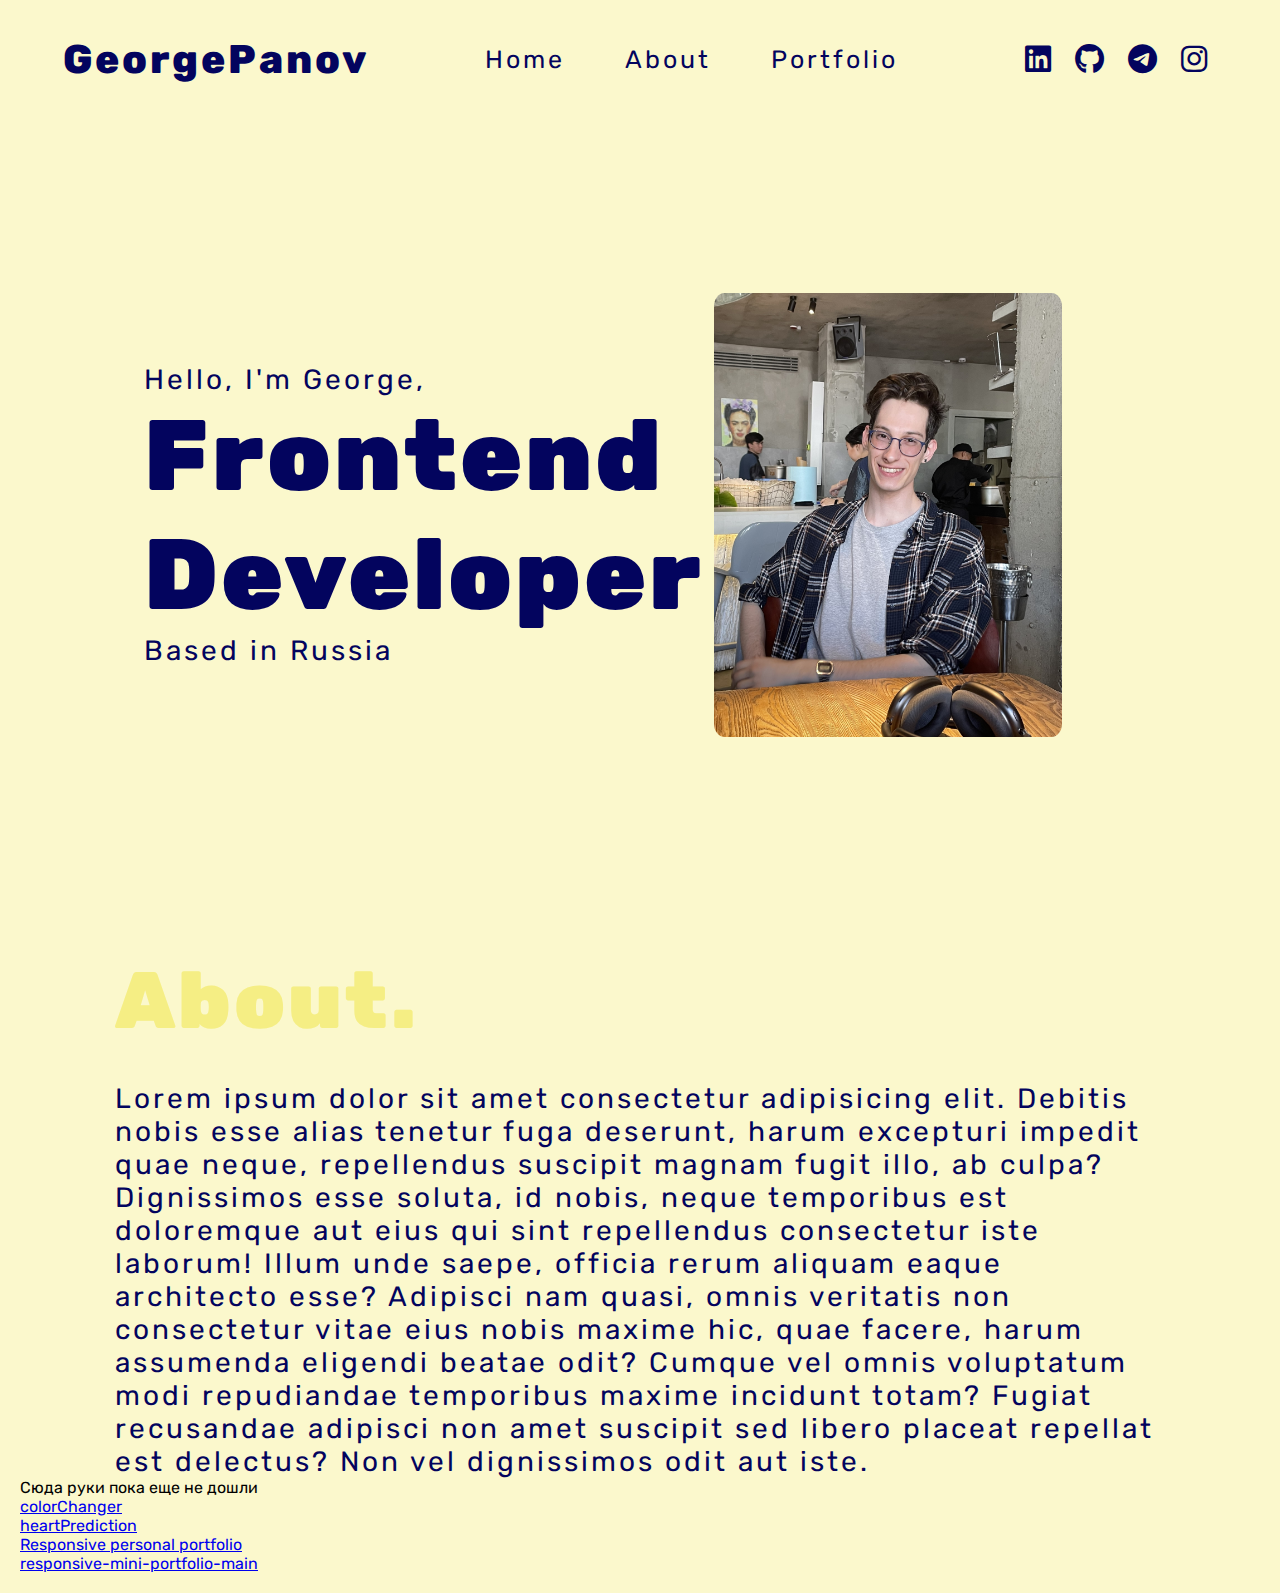
<file: index.html>
<!DOCTYPE html>
<html lang="en">

<head>
    <meta charset="UTF-8">
    <meta name="viewport" content="width=device-width, initial-scale=1.0">
    <title>GeorgePanov</title>
    <link rel="stylesheet" href="homePage/style.css">
    <link rel="stylesheet" href="https://cdnjs.cloudflare.com/ajax/libs/font-awesome/6.4.0/css/all.min.css">
    <link rel="icon" href="https://cdn0.iconfinder.com/data/icons/web-icons-2-1/151/58-1024.png">

    <meta name="description" content="George Panov's portfolio">
</head>

<body>
    <div class="container">

        <nav>
            <div class="logo">GeorgePanov</div>

            <ul class="navItems">
                <li><a href="#">Home</a></li>
                <li><a href="#">About</a></li>
                <li><a href="#">Portfolio</a></li>
                <!-- <li><a href="#">TEXTEXT</a></li> -->
            </ul>

            <div class="links">
                <a href="http://example.com/" target="_blank"><i class="fab fa-linkedin"></i></a>
                <a href="https://github.com/GeorgePanov/" target="_blank"><i class="fab fa-github"></i></a>
                <a href="https://t.me/mister_glam_peach" target="_blank"><i class="fab fa-telegram"></i></a>
                <a href="http://example.com/" target="_blank"><i class="fab fa-instagram"></i></a>
            </div>
        </nav>


        <div class="home">
            <div class="cols cols0">
                <span class="helloText">Hello, I'm George,</span>
                <h1>Frontend Developer</h1>
                <p class="basedInText">Based in Russia</p>
            </div>

            <div class="cols cols1">
                <img src="homePage/IMG_8347.JPG" class="img" alt="">
            </div>
        </div>

        <div class="about">
            <div class="aboutContainer">
                <span class="aboutHedding">About.</span>
                <span class="aboutText">Lorem ipsum dolor sit amet consectetur adipisicing elit. Debitis nobis esse
                    alias tenetur fuga deserunt, harum excepturi impedit quae neque, repellendus suscipit magnam fugit
                    illo, ab culpa? Dignissimos esse soluta, id nobis, neque temporibus est doloremque aut eius qui sint
                    repellendus consectetur iste laborum! Illum unde saepe, officia rerum aliquam eaque architecto esse?
                    Adipisci nam quasi, omnis veritatis non consectetur vitae eius nobis maxime hic, quae facere, harum
                    assumenda eligendi beatae odit? Cumque vel omnis voluptatum modi repudiandae temporibus maxime
                    incidunt totam? Fugiat recusandae adipisci non amet suscipit sed libero placeat repellat est
                    delectus? Non vel dignissimos odit aut iste.</span>
            </div>
        </div>

        <div class="portfolio">
            <label>Сюда руки пока еще не дошли</label>
            <div>
                <a target="_blank" href="portfolio/colorChanger/">colorChanger</a>
            </div>
            <div>
                <a target="_blank" href="portfolio/heartPrediction/">heartPrediction</a>
            </div>
            <div>
                <a target="_blank" href="portfolio/Responsive personal portfolio - Harris/">Responsive personal
                    portfolio</a>
            </div>
            <div>
                <a target="_self" href="portfolio/responsive-mini-portfolio-main/">responsive-mini-portfolio-main</a>
            </div>
        </div>
    </div>


    <!-- <i class="fa fa-twitter"></i> -->

</body>

</html>
</file>
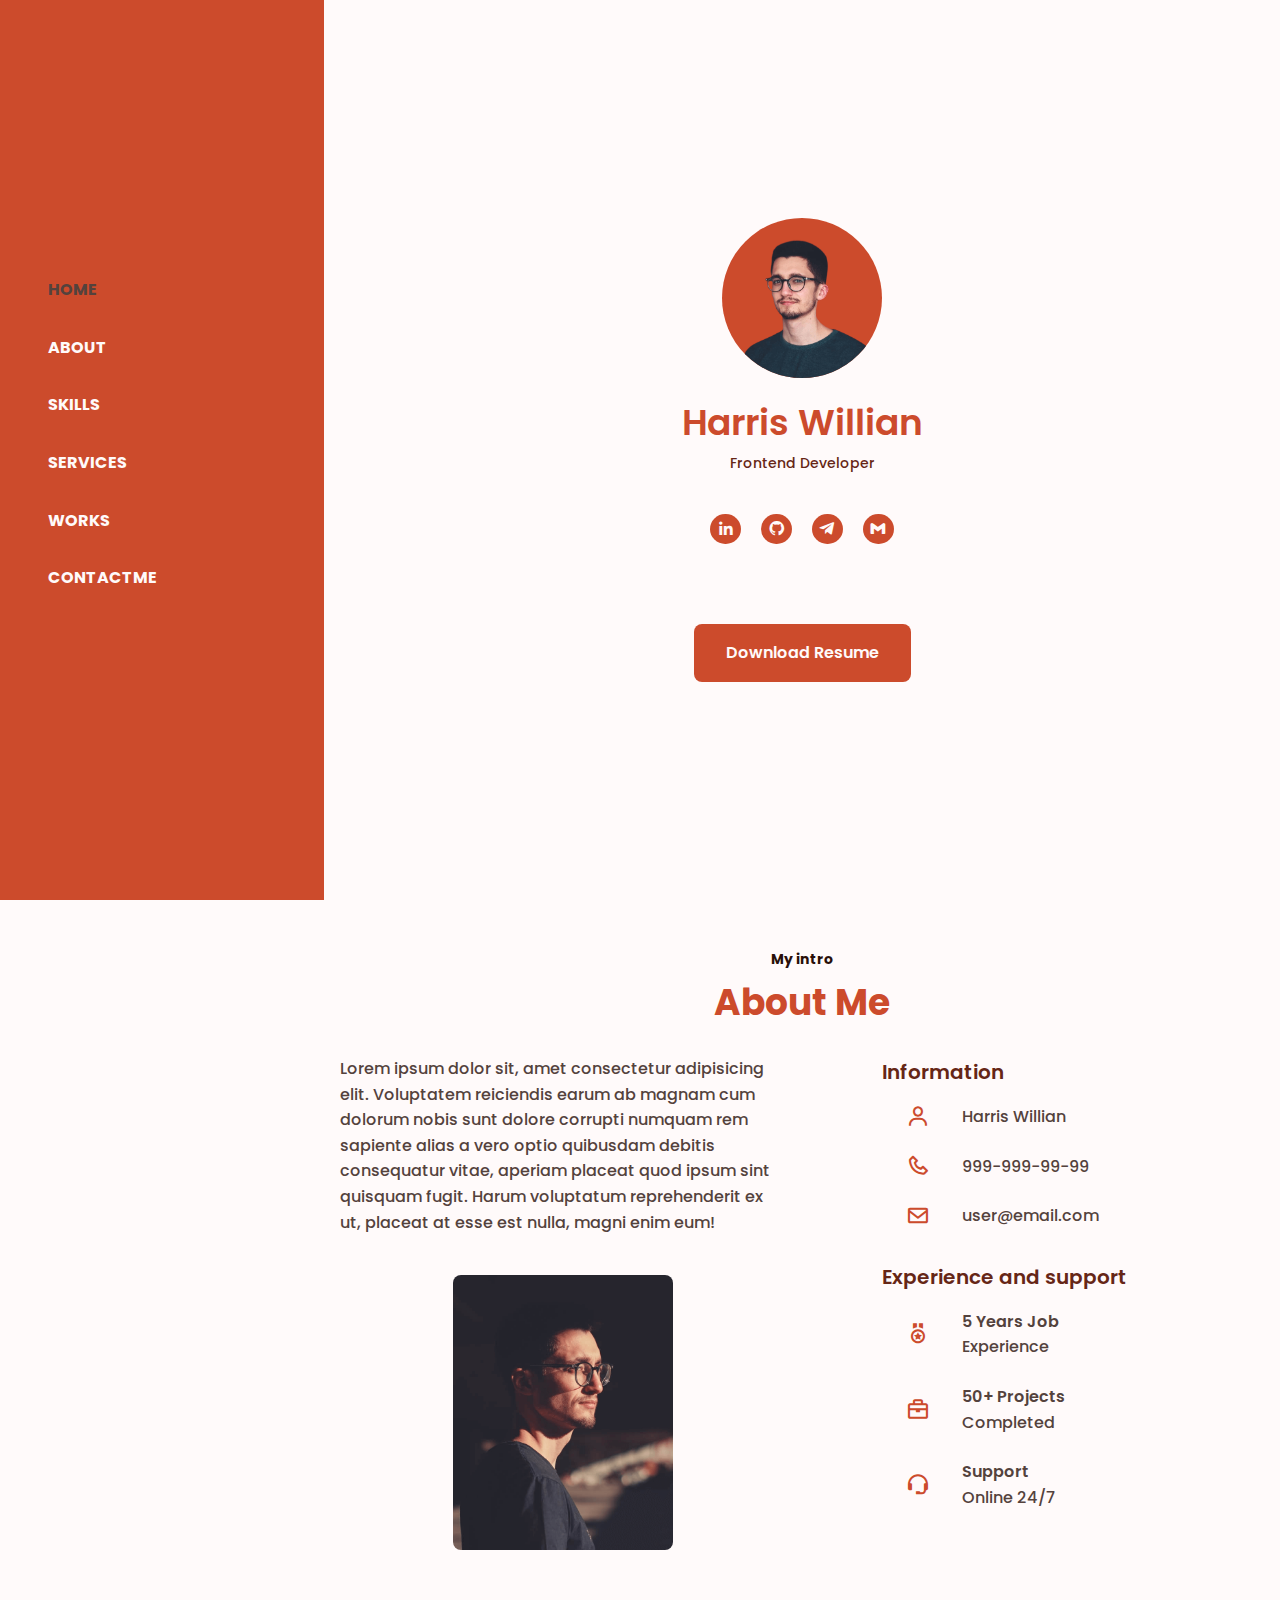
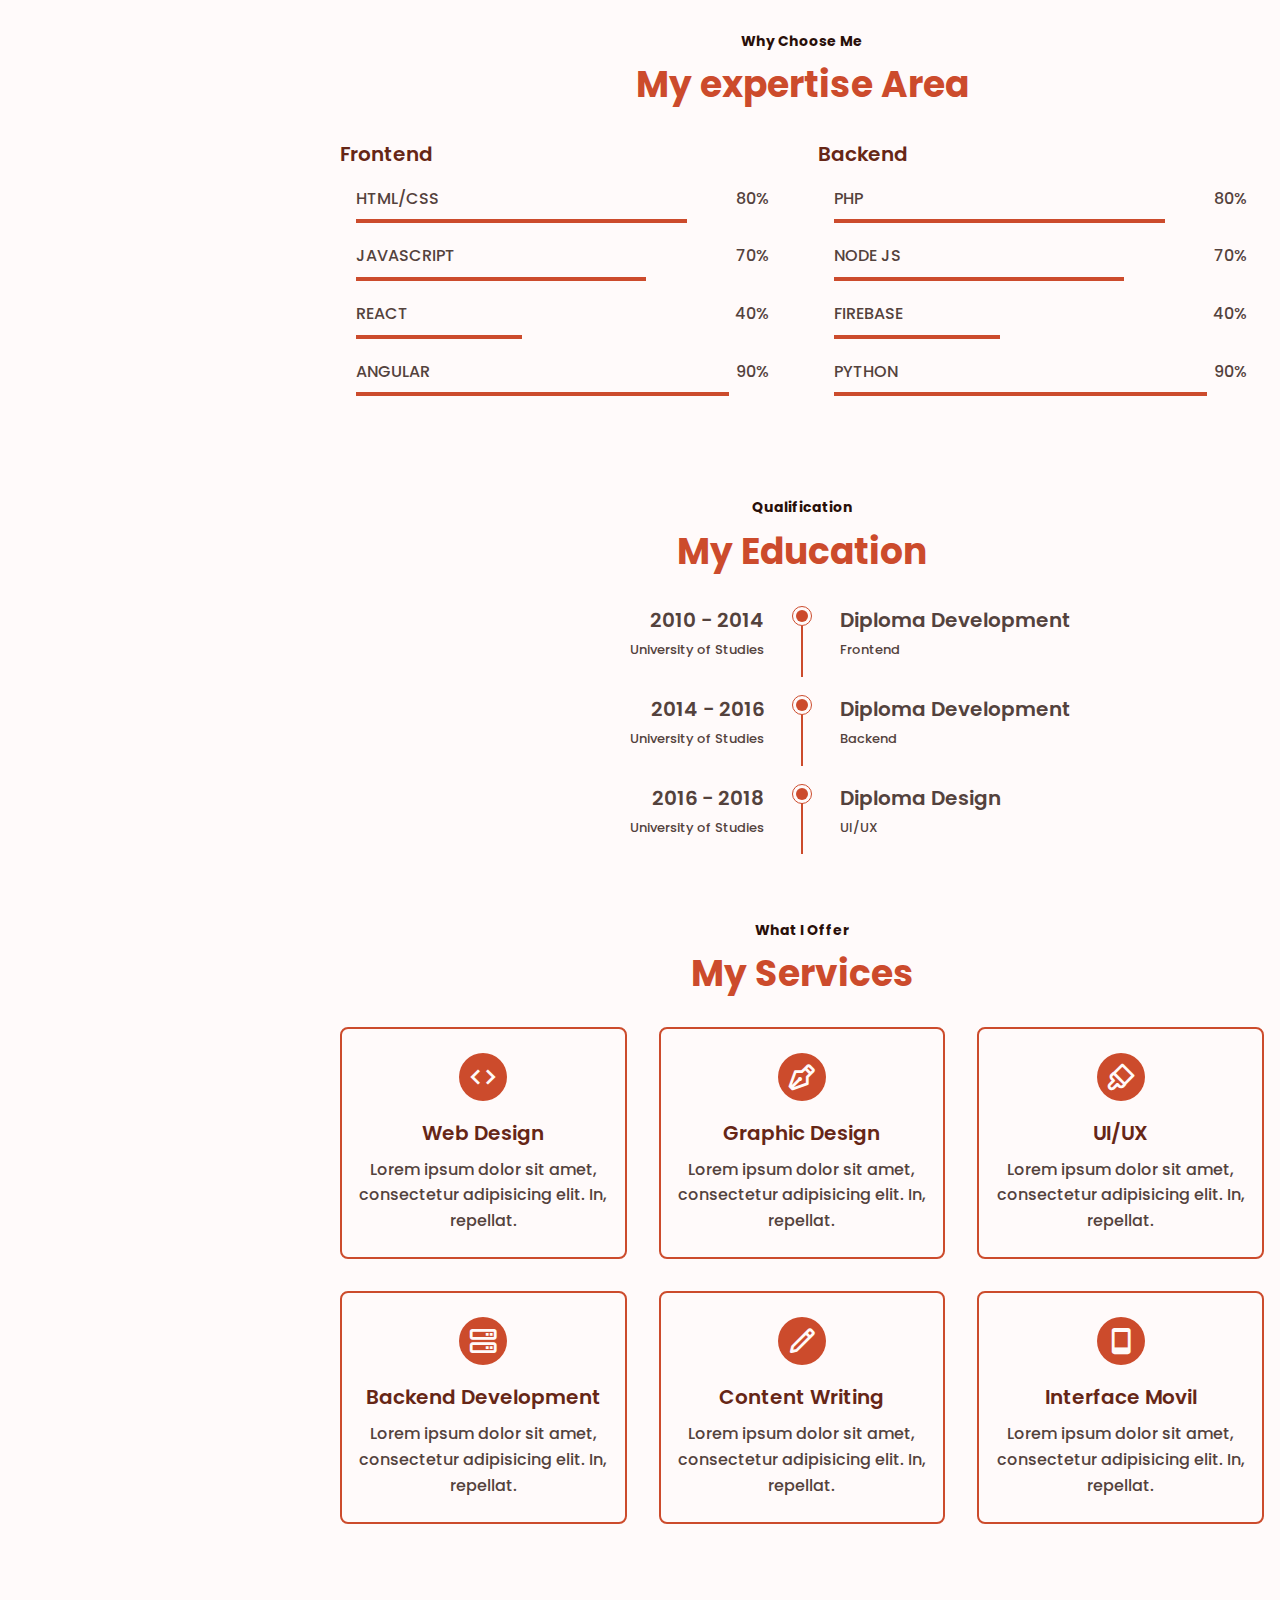
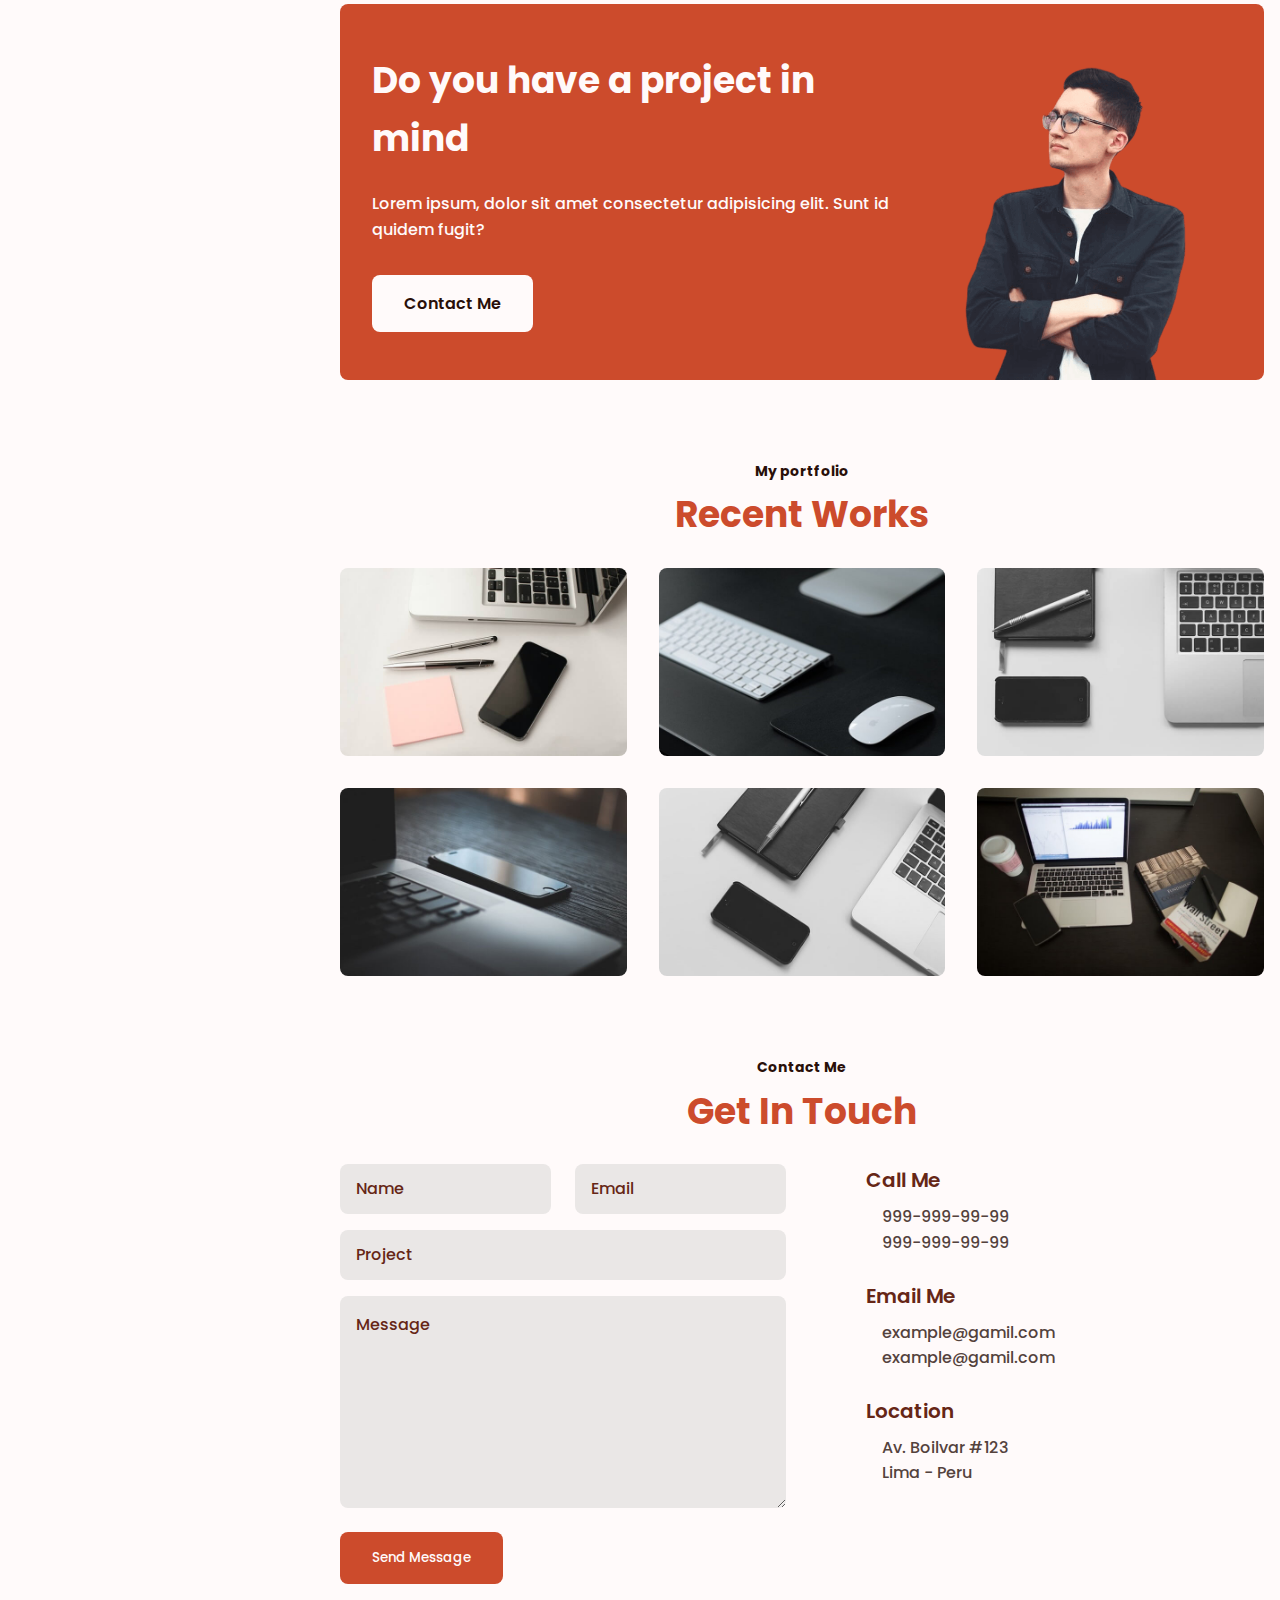
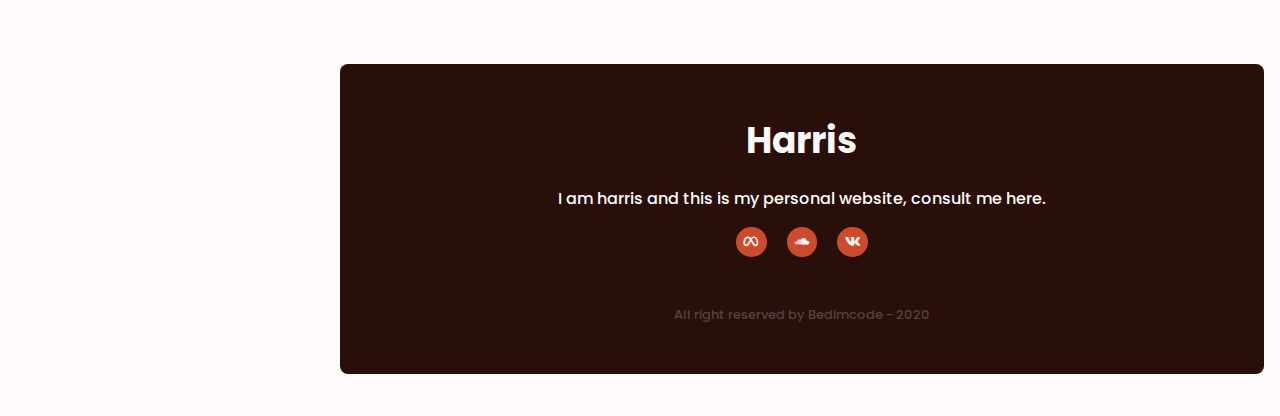
<file: portfolio/Responsive personal portfolio - Harris/index.html>
<!DOCTYPE html>
<html lang="en">

<head>
    <meta charset="UTF-8">
    <meta name="viewport" content="width=device-width, initial-scale=1.0">

    <!-- ===== CSS ===== -->
    <link rel="stylesheet" href="assets/css/styles.css">

    <!-- ===== BOX ICONS ===== -->
    <link href='https://unpkg.com/boxicons@2.1.4/css/boxicons.min.css' rel='stylesheet'>

    <title>Responsive personal portfolio | Harris</title>
</head>

<body>
    <!--===== HEADER =====-->
    <header class="l-header">
        <nav class="nav bd-grid">
            <div class="nav__toggle" id="nav-toggle">
                <i class="bx bx-menu"></i>
            </div>

            <div>
                <a href="#" class="nav__logo">Harris</a>
            </div>

            <div class="nav__menu" id="nav-menu">
                <div class="nav__close" id="nav-close">
                    <i class='bx bx-x'></i>
                </div>

                <ul class="nav__list">
                    <li class="nav__item"><a href="#home" class="nav__link active">Home</a></li>
                    <li class="nav__item"><a href="#about" class="nav__link">About</a></li>
                    <li class="nav__item"><a href="#skills" class="nav__link">Skills</a></li>
                    <li class="nav__item"><a href="#services" class="nav__link">Services</a></li>
                    <li class="nav__item"><a href="#works" class="nav__link">Works</a></li>
                    <li class="nav__item"><a href="#contact" class="nav__link">Contactme</a></li>
                </ul>
            </div>
        </nav>
    </header>

    <main class="l-main">
        <!--===== HOME =====-->
        <section class="home" id="home">
            <div class="home__container bd-grid">
                <div class="home__data">
                    <div class="home__img">
                        <img src="assets/img/perfil.png" alt="">
                    </div>

                    <h1 class="home__title">Harris Willian</h1>
                    <span class="home__profession">Frontend Developer</span>

                    <div class="home__social">
                        <a href="#" class="home__social-link"><i class='bx bxl-linkedin'></i></a>
                        <a href="#" class="home__social-link"><i class='bx bxl-github'></i></a>
                        <a href="#" class="home__social-link"><i class='bx bxl-telegram'></i></a>
                        <a href="#" class="home__social-link"><i class='bx bxl-gmail'></i></a>
                    </div>

                    <a download="#" href="#" class="button home__button">Download Resume</a>

                </div>
            </div>
        </section>

        <!--===== ABOUT =====-->
        <section class="about section" id="about">
            <span class="section-subtitle">My intro</span>
            <h2 class="section-title">About Me</h2>

            <div class="about__container bd-grid">
                <div class="about__data">
                    <p class="about__description">Lorem ipsum dolor sit, amet consectetur adipisicing elit. Voluptatem
                        reiciendis earum ab magnam cum dolorum nobis sunt dolore corrupti numquam rem sapiente alias a
                        vero optio quibusdam debitis consequatur vitae, aperiam placeat quod ipsum sint quisquam fugit.
                        Harum voluptatum reprehenderit ex ut, placeat at esse est nulla, magni enim eum!</p>
                    <img src="assets/img/about.png" alt="" class="about__img">
                </div>


                <div>
                    <div class="about__information">
                        <h3 class="about__information-title">Information</h3>

                        <div class="about__information-data">
                            <i class='bx bx-user about__information-icon'></i>
                            <span>Harris Willian</span>
                        </div>

                        <div class="about__information-data">
                            <i class='bx bx-phone about__information-icon'></i>
                            <span>999-999-99-99</span>
                        </div>

                        <div class="about__information-data">
                            <i class='bx bx-envelope about__information-icon'></i>
                            <span>user@email.com</span>
                        </div>
                    </div>

                    <div class="about__information">
                        <h3 class="about__information-title">Experience and support</h3>

                        <div class="about__information-data">
                            <i class='bx bx-medal about__information-icon'></i>
                            <div>
                                <span class="about__information-subtitle">5 Years Job</span>
                                <span class="about__information-subtitle-small">Experience</span>
                            </div>
                        </div>

                        <div class="about__information-data">
                            <i class='bx bx-briefcase about__information-icon'></i>
                            <div>
                                <span class="about__information-subtitle">50+ Projects</span>
                                <span class="about__information-subtitle-small">Completed</span>
                            </div>
                        </div>

                        <div class="about__information-data">
                            <i class='bx bx-support about__information-icon'></i>
                            <div>
                                <span class="about__information-subtitle">Support</span>
                                <span class="about__information-subtitle-small">Online 24/7</span>
                            </div>
                        </div>
                    </div>
                </div>

            </div>
        </section>

        <!--===== SKILLS =====-->
        <section class="skills section" id="skills">
            <span class="section-subtitle">Why Choose Me</span>
            <h2 class="section-title">My expertise Area</h2>

            <div class="skills__container bd-grid">
                <div class="skills__content">
                    <h3 class="skills__subtitle">Frontend</h3>

                    <div class="skills__data">
                        <span class="skills__name">Html/css</span>
                        <span class="skills__number">80%</span>
                        <span class="skills__bar skills__html"></span>
                    </div>

                    <div class="skills__data">
                        <span class="skills__name">JavaScript</span>
                        <span class="skills__number">70%</span>
                        <span class="skills__bar skills__js"></span>
                    </div>

                    <div class="skills__data">
                        <span class="skills__name">React</span>
                        <span class="skills__number">40%</span>
                        <span class="skills__bar skills__react"></span>
                    </div>

                    <div class="skills__data">
                        <span class="skills__name">Angular</span>
                        <span class="skills__number">90%</span>
                        <span class="skills__bar skills__angular"></span>
                    </div>
                </div>


                <div class="skills__content">
                    <h3 class="skills__subtitle">Backend</h3>

                    <div class="skills__data">
                        <span class="skills__name">Php</span>
                        <span class="skills__number">80%</span>
                        <span class="skills__bar skills__php"></span>
                    </div>

                    <div class="skills__data">
                        <span class="skills__name">Node js</span>
                        <span class="skills__number">70%</span>
                        <span class="skills__bar skills__node"></span>
                    </div>

                    <div class="skills__data">
                        <span class="skills__name">Firebase</span>
                        <span class="skills__number">40%</span>
                        <span class="skills__bar skills__firebase"></span>
                    </div>

                    <div class="skills__data">
                        <span class="skills__name">Python</span>
                        <span class="skills__number">90%</span>
                        <span class="skills__bar skills__python"></span>
                    </div>
                </div>

            </div>
        </section>

        <!--===== EDUCATION =====-->
        <section class="education section">
            <span class="section-subtitle">Qualification</span>
            <h2 class="section-title">My Education</h2>

            <div class="education__container bd-grid">
                <div class="education__content">
                    <div>
                        <h3 class="education__year">2010 - 2014</h3>
                        <span class="education__university">University of Studies</span>
                    </div>

                    <div class="education__time">
                        <span class="education__rounder"></span>
                        <span class="education__line"></span>
                    </div>

                    <div>
                        <h3 class="education__race">Diploma Development</h3>
                        <span class="education__specialty">Frontend</span>
                    </div>

                </div>

                <div class="education__content">
                    <div>
                        <h3 class="education__year">2014 - 2016</h3>
                        <span class="education__university">University of Studies</span>
                    </div>

                    <div class="education__time">
                        <span class="education__rounder"></span>
                        <span class="education__line"></span>
                    </div>

                    <div>
                        <h3 class="education__race">Diploma Development</h3>
                        <span class="education__specialty">Backend</span>
                    </div>

                </div>

                <div class="education__content">
                    <div>
                        <h3 class="education__year">2016 - 2018</h3>
                        <span class="education__university">University of Studies</span>
                    </div>

                    <div class="education__time">
                        <span class="education__rounder"></span>
                        <span class="education__line"></span>
                    </div>

                    <div>
                        <h3 class="education__race">Diploma Design</h3>
                        <span class="education__specialty">UI/UX</span>
                    </div>

                </div>
            </div>

        </section>


        <!--===== SERVICES =====-->
        <section class="services section" id="services">
            <span class="section-subtitle">What I Offer</span>
            <h2 class="section-title">My Services</h2>

            <div class="services__container bd-grid">
                <div class="services__content">
                    <i class="bx bx-code services__icon"></i>
                    <h3 class="services__title">Web Design</h3>
                    <p class="services__description">Lorem ipsum dolor sit amet, consectetur adipisicing elit. In,
                        repellat.</p>
                </div>

                <div class="services__content">
                    <i class="bx bx-pen services__icon"></i>
                    <h3 class="services__title">Graphic Design</h3>
                    <p class="services__description">Lorem ipsum dolor sit amet, consectetur adipisicing elit. In,
                        repellat.</p>
                </div>

                <div class="services__content">
                    <i class="bx bx-brush services__icon"></i>
                    <h3 class="services__title">UI/UX</h3>
                    <p class="services__description">Lorem ipsum dolor sit amet, consectetur adipisicing elit. In,
                        repellat.</p>
                </div>

                <div class="services__content">
                    <i class="bx bx-server services__icon"></i>
                    <h3 class="services__title">Backend Development</h3>
                    <p class="services__description">Lorem ipsum dolor sit amet, consectetur adipisicing elit. In,
                        repellat.</p>
                </div>

                <div class="services__content">
                    <i class="bx bx-pencil services__icon"></i>
                    <h3 class="services__title">Content Writing</h3>
                    <p class="services__description">Lorem ipsum dolor sit amet, consectetur adipisicing elit. In,
                        repellat.</p>
                </div>

                <div class="services__content">
                    <i class="bx bx-mobile services__icon"></i>
                    <h3 class="services__title">Interface Movil</h3>
                    <p class="services__description">Lorem ipsum dolor sit amet, consectetur adipisicing elit. In,
                        repellat.</p>
                </div>

            </div>
        </section>


        <!--===== PROJECT IN MIND =====-->
        <section class="project section">
            <div class="project__container bd-grid">
                <div class="project__data">
                    <h2 class="section-title project__title">Do you have a project in mind</h2>
                    <p class="project__description">Lorem ipsum, dolor sit amet consectetur adipisicing elit. Sunt id
                        quidem fugit?</p>
                    <a href="#contact" class="button button__light">Contact Me</a>
                </div>

                <img src="assets/img/projectmind.png" alt="" class="project__img">
            </div>
        </section>



        <!--===== WORKS =====-->
        <section class="works section" id="works">
            <span class="section-subtitle">My portfolio</span>
            <h2 class="section-title">Recent Works</h2>

            <div class="works__container bd-grid">
                <div class="works__img">
                    <img src="assets/img/work1.jpg" alt="">

                    <div class="works__data">
                        <a href="#" class="works__link"><i class='bx bx-link'></i></a>
                        <span class="works__title">Work 1</span>
                    </div>
                </div>

                <div class="works__img">
                    <img src="assets/img/work2.jpg" alt="">

                    <div class="works__data">
                        <a href="#" class="works__link"><i class='bx bx-link'></i></a>
                        <span class="works__title">Work 2</span>
                    </div>
                </div>

                <div class="works__img">
                    <img src="assets/img/work3.jpg" alt="">

                    <div class="works__data">
                        <a href="#" class="works__link"><i class='bx bx-link'></i></a>
                        <span class="works__title">Work 3</span>
                    </div>
                </div>

                <div class="works__img">
                    <img src="assets/img/work4.jpg" alt="">

                    <div class="works__data">
                        <a href="#" class="works__link"><i class='bx bx-link'></i></a>
                        <span class="works__title">Work 4</span>
                    </div>
                </div>

                <div class="works__img">
                    <img src="assets/img/work5.jpg" alt="">

                    <div class="works__data">
                        <a href="#" class="works__link"><i class='bx bx-link'></i></a>
                        <span class="works__title">Work 5</span>
                    </div>
                </div>

                <div class="works__img">
                    <img src="assets/img/work6.jpg" alt="">

                    <div class="works__data">
                        <a href="#" class="works__link"><i class='bx bx-link'></i></a>
                        <span class="works__title">Work 6</span>
                    </div>
                </div>

            </div>
        </section>


        <!--===== CONTACT =====-->
        <section class="contact section" id="contact">
            <span class="section-subtitle">Contact Me</span>
            <h2 class="section-title">Get In Touch</h2>

            <div class="contact__container bd-grid">
                <form action="#" class="contact__form">
                    <div class="contact__inputs">
                        <input type="text" placeholder="Name" class="contact__input">
                        <input type="email" placeholder="Email" class="contact__input">
                    </div>

                    <input type="text" placeholder="Project" class="contact__input">

                    <textarea name="" id="" cols="0" rows="10" placeholder="Message" class="contact__input"></textarea>

                    <input type="submit" value="Send Message" class="button contact__button">
                </form>

                <div>
                    <div class="contact__info">
                        <h3 class="contact__subtitle">Call Me</h3>
                        <span class="contact__text">999-999-99-99</span>
                        <span class="contact__text">999-999-99-99</span>
                    </div>

                    <div class="contact__info">
                        <h3 class="contact__subtitle">Email Me</h3>
                        <span class="contact__text">example@gamil.com</span>
                        <span class="contact__text">example@gamil.com</span>
                    </div>
                    <div class="contact__info">
                        <h3 class="contact__subtitle">Location</h3>
                        <span class="contact__text">Av. Boilvar #123</span>
                        <span class="contact__text">Lima - Peru</span>
                    </div>
                </div>

            </div>
        </section>


    </main>


    
    <!--===== FOOTER =====-->
    <footer class="footer section">
        <div class="footer__container bd-grid">
            <h1 class="footer__title">Harris</h1>
            <p class="footer__description">I am harris and this is my personal website, consult me here.</p>

            <div class="footer__social">
                <a href="" class="footer__link"><i class='bx bxl-meta'></i></a>
                <a href="" class="footer__link"><i class='bx bxl-soundcloud'></i></a>
                <a href="" class="footer__link"><i class='bx bxl-vk'></i></a>
            </div>
            <p class="footer__copy">All right reserved by Bedimcode - 2020 </p>
        </div>
    </footer>



    <!--===== MAIN JS =====-->
    <script src="assets/js/main.js"></script>
</body>

</html>
</file>
<file: homePage/style.css>
@import url('https://fonts.googleapis.com/css2?family=Roboto&family=Rubik&display=swap');

:root {
    --dark-blue: #03045E;
    --dark-brown: #474306;
    --yellow: #F5EE84;
    --light-yellow: #FBF8CC;
}


* {
    margin: 0;
    padding: 0;
    box-sizing: border-box;
    /* font-family: 'Roboto', sans-serif; */
    font-family: 'Rubik', sans-serif;
}

body {
    overflow: auto;
}

.container {
    width: 100%;
    min-width: 1250px;
    min-height: 10vh;
    background-color: var(--light-yellow);
    padding: 20px;
}

nav {
    display: flex;
    width: 100%;
    justify-content: space-around;
    height: 10vh;
    line-height: 80px;

    /* потом можно будет скрыть */
    z-index: 111;

}

.logo {
    display: flex;
    font-size: 40px;
    font-weight: 800;
    color: var(--dark-blue);
    letter-spacing: 3px;
    cursor: default;
    /* text-transform: uppercase; */
}

.navItems {
    display: flex;
}

.navItems li {
    list-style: none;
    margin: 0 10px;
}

.navItems li a {
    font-size: 25px;
    color: var(--dark-blue);
    letter-spacing: 3px;
    text-decoration: none;
    text-transform: capitalize;
    padding: 10px 20px;
}

.navItems li:hover a {
    transition: .2s;
    color: var(--dark-blue);
    background-color: var(--yellow);
    border-radius: 10px;
}

.links a {
    font-size: 30px;
    color: var(--dark-blue);
    margin: 25px 10px;
}


.home {
    display: flex;
    width: 100%;
    height: 90vh;
    justify-content: center;
    align-items: center;
    padding: 10% 10%;
    overflow: hidden;
}

.cols {
    width: 50%;
}

.cols0 {
    display: flex;
    flex-direction: column;
}

.helloText {
    display: block;
    position: relative;
    font-size: 28px;
    letter-spacing: 3px;
    color: var(--dark-blue);
}

h1 {
    display: block;
    font-size: 100px;
    font-weight: 900;
    color: var(--dark-blue);
    letter-spacing: 3px;
}

.basedInText {
    display: block;
    position: relative;
    font-size: 28px;
    letter-spacing: 3px;
    color: var(--dark-blue);
}

.cols1 {
    display: flex;
    justify-content: center;
}

.img {
    width: 70%;
    border-radius: 3%;
}


.aboutContainer {
    padding: 0% 5%;
    display: flex;
    flex-direction: column;
}

.aboutHedding {
    letter-spacing: 3px;

    padding: 3%;
    color: var(--yellow);
    font-size: 80px;
    font-weight: 900;
}

.aboutText {
    letter-spacing: 3px;
    padding: 0 3%;
    color: var(--dark-blue);
    font-size: 28px;
    /* font-weight: 900; */
}
</file>
<file: portfolio/Responsive personal portfolio - Harris/assets/css/styles.css>
/*===== GOOGLE FONTS =====*/
@import url("https://fonts.googleapis.com/css2?family=Poppins:wght@400;500;600;700&display=swap");

/*===== VARIABLES CSS =====*/
:root {
  --header-height: 3rem;
  --nav-width: 324px;

  /*===== Font weight =====*/
  --font-medium: 500;
  --font-semi-bold: 600;
  --font-bold: 700;

  /*===== Colors =====*/
  --first-color: #cc4b2c;
  --first-color-dark: #662616;
  --first-color-darken: #290f09;
  --text-color: #54423D;
  --first-color-light: #eae7e6;
  --first-color-lighten: #fffafa;

  /*===== Font and typography =====*/
  --body-font: 'Poppins', sans-serif;
  --h1-font-size: 1.5rem;
  --h2-font-size: 1.25rem;
  --h3-font-size: 1rem;
  --normal-font-size: .938rem;
  --small-font-size: .813rem;
  --smaller-font-size: .75rem;

  /*===== Margenes =====*/
  --mb-1: .5rem;
  --mb-2: 1rem;
  --mb-3: 1.5rem;
  --mb-4: 2rem;
  --mb-5: 2.5rem;

  /*===== z index =====*/
  --z-fixed: 100
}

@media screen and (min-width: 768px) {
  :root {
    --h1-font-size: 2.25rem;
    --h2-font-size: 1.5rem;
    --h3-font-size: 1.25rem;
    --normal-font-size: 1rem;
    --small-font-size: .875rem;
    --smaller-font-size: .813rem;
  }
}





/*===== BASE =====*/
*,
::before,
::after {
  box-sizing: border-box;
}

html {
  scroll-behavior: smooth;
}

body {
  margin: var(--header-height) 0 0 0;
  font-family: var(--body-font);
  font-size: var(--normal-font-size);
  font-weight: var(--font-medium);
  background-color: var(--first-color-lighten);
  color: var(--text-color);
  line-height: 1.6;
}

h1,
h2,
h3,
p {
  margin: 0;
}

h3 {
  font-weight: var(--font-semi-bold);
}

ul {
  margin: 0;
  padding: 0;
  list-style: none;
}

a {
  text-decoration: none;
  color: var(--text-color);
}

img {
  max-width: 100%;
  height: auto;
  display: block;
}





/*===== CLASS CSS ===== */
.section {
  padding: 4rem 0 2rem;
}

.section-title {
  font-size: var(--h1-font-size);
  color: var(--first-color);
  margin-bottom: var(--mb-3);
  text-align: center;
}

.section-subtitle {
  display: block;
  font-size: var(--small-font-size);
  color: var(--first-color-darken);
  text-align: center;
  font-weight: var(--font-bold);
  margin-bottom: .25rem;
}





/*===== LAYOUT =====*/
.l-header {
  width: 100%;
  position: fixed;
  top: 0;
  left: 0;
  z-index: var(--z-fixed);
  background-color: var(--first-color-lighten);
  box-shadow: 0 2px 4px rgba(0, 0, 0, .1);
}

.bd-grid {
  max-width: 1024px;
  display: grid;
  grid-template-columns: 100%;
  column-gap: 2rem;
  width: calc(100% - 2rem);
  margin-left: var(--mb-2);
  margin-right: var(--mb-2);
}





/*===== NAV =====*/
.nav {
  height: var(--header-height);
  display: flex;
  justify-content: space-between;
  align-items: center;
}

.nav__menu {
  position: fixed;
  top: 0;
  left: -100%;
  width: 90%;
  height: 100vh;
  padding: 3rem;
  display: flex;
  align-items: center;
  background-color: var(--first-color);
  transition: .5s;
}

.nav__close {
  position: absolute;
  top: 1rem;
  right: 1rem;
  font-size: 2rem;
  color: var(--first-color-dark);
  cursor: pointer;
}

.nav__item {
  margin-bottom: var(--mb-4);
}

.nav__link {
  font-size: 1rem;
  text-transform: uppercase;
  color: var(--first-color-lighten);
  font-weight: var(--font-bold);
  transition: .3s;
}

.nav__link:hover {
  color: var(--text-color);
}

.nav__toggle {
  color: var(--first-color-dark);
  font-size: 1.3rem;
  cursor: pointer;
}







/*=== Show menu ===*/
.show {
  left: 0;
}


/*Active menu*/
.active {
  color: var(--text-color);
}







/*===== HOME =====*/
.home__container {
  height: calc(100vh - var(--header-height));
  align-items: center;
}

.home__data {
  display: flex;
  flex-direction: column;
  align-items: center;
  height: max-content;
  text-align: center;
}


.home__img {
  padding-top: 1.3rem;
  padding-left: .8rem;
  width: 160px;
  height: 160px;
  background-color: var(--first-color);
  border-radius: 50%;
  overflow: hidden;
  margin-bottom: var(--mb-2);
}


.home__img img {
  width: 155px;
}


.home__title {
  font-size: var(--h1-font-size);
  color: var(--first-color);
  font-weight: var(--font-semi-bold);
}

.home__profession {
  font-size: var(--small-font-size);
  color: var(--first-color-dark);
  margin-bottom: var(--mb-5);
}

.home__social {
  margin-bottom: 5rem;
}

.home__social-link {
  display: inline-flex;
  background-color: var(--first-color);
  color: var(--first-color-lighten);
  font-size: 1.1rem;
  border-radius: 50%;
  padding: .40rem;
  margin: 0 var(--mb-1);
  transition: .3s;
}

.home__social-link:hover {
  background-color: var(--first-color-dark);
}

.home__button {
  width: 100%;
}





/*BUTTONS*/
.button {
  display: inline-block;
  background-color: var(--first-color);
  color: var(--first-color-lighten);
  padding: 1rem 2rem;
  font-weight: var(--font-semi-bold);
  border-radius: .5rem;
  transition: .3s;
}

.button:hover {
  background-color: var(--first-color-dark);
}

.button__light {
  background-color: var(--first-color-lighten);
  color: var(--first-color-darken);
}

.button__light:hover {
  color: var(--first-color-lighten);
}





/* ===== ABOUT =====*/
.about__container {
  row-gap: 2rem;
}

.about__data {
  text-align: center;
}

.about__description {
  margin-bottom: var(--mb-4);
}

.about__img {
  width: 150px;
  border-radius: .5rem;
  margin: 0 auto;
}

.about__information {
  margin-bottom: var(--mb-4);
}

.about__information-title {
  font-size: var(--h3-font-size);
  color: var(--first-color-dark);
  margin-bottom: var(--mb-2);
}

.about__information-data {
  display: flex;
  align-items: center;
  padding-left: 1.5rem;
  margin-bottom: var(--mb-3);
}

.about__information-icon {
  font-size: 1.5rem;
  color: var(--first-color);
  margin-right: var(--mb-4);
}

.about__information-subtitle {
  display: block;
  font-weight: var(--font-semi-bold);

}

.about__information-subtitle-small {
  font-weight: var(--small-font-size);
}





/* ===== SKILLS =====*/
.skills__container {
  row-gap: 2rem;
}

.skills__subtitle {
  font-size: var(--h3-font-size);
  color: var(--first-color-dark);
  margin-bottom: var(--mb-2);
}

.skills__data {
  position: relative;
  display: flex;
  justify-content: space-between;
  margin: 0 var(--mb-2);
  margin-bottom: var(--mb-4);
}

.skills__name {
  text-transform: uppercase;
}

.skills__bar {
  position: absolute;
  bottom: -.75rem;
  height: .25rem;
  background-color: var(--first-color);
}

.skills__html {
  width: 80%;
}

.skills__js {
  width: 70%;
}

.skills__react {
  width: 40%;
}

.skills__angular {
  width: 90%;
}

.skills__php {
  width: 80%;
}

.skills__node {
  width: 70%;
}

.skills__firebase {
  width: 40%;
}

.skills__python {
  width: 90%;
}







/* ===== EDUCATION =====*/
.education__container {
  row-gap: 2rem;
}

.education__content {
  display: grid;
  grid-template-columns: 1fr max-content 1fr;
}

.education__year,
.education__race {
  font-size: var(--h3-font-size);
  margin-bottom: .25rem;
}

.education__university,
.education__specialty {
  display: block;
  font-size: var(--smaller-font-size);
}

.education__year,
.education__university {
  text-align: right;
}

.education__time {
  padding: 0 1rem;
  justify-self: center;
}

.education__rounder {
  position: relative;
  display: inline-block;
  width: 12px;
  height: 12px;
  background-color: var(--first-color);
  border-radius: 50%;
}

.education__rounder::before {
  content: '';
  position: absolute;
  transform: translate(-4px, -4px);
  width: 20px;
  height: 20px;
  border: 1px solid var(--first-color);
  border-radius: 50%;
}

.education__line {
  display: block;
  height: 90%;
  width: 2px;
  background-color: var(--first-color);
  transform: translate(5px, -4px);
}




/* ===== SERVICES =====*/
.services__container {
  row-gap: 2rem;
}

.services__content {
  padding: 1.5rem .5rem;
  border: 2px solid var(--first-color);
  border-radius: .5rem;
  text-align: center;
}

.services__icon {
  font-size: 2rem;
  padding: .5rem;
  background-color: var(--first-color);
  color: var(--first-color-lighten);
  border-radius: 50%;
  margin-bottom: var(--mb-2);
}

.services__title {
  font-size: 1.25rem;
  color: var(--first-color-dark);
  margin-bottom: var(--mb-1);
}

.services__content,
.services__icon,
.services__title,
.services__description {
  transition: .5s;
}

.services__content:hover {
  background-color: var(--first-color);
}

.services__content:hover .services__icon {
  background-color: var(--first-color-lighten);
  color: var(--first-color);
}

.services__content:hover .services__title {
  color: var(--first-color-lighten);
}

.services__content:hover .services__description {
  color: var(--first-color-lighten);
}





/* ===== PROJECT IN MIND =====*/
.project {
  background-color: var(--first-color);
  padding-bottom: 0;
}

.project__container {
  row-gap: 2rem;
}

.project__data {
  text-align: center;
}

.project__title,
.project__description {
  color: var(--first-color-lighten);
}

.project__description {
  margin-bottom: var(--mb-4);
}

.project__img {
  width: 220px;
  justify-self: center;
}



/* ===== WORKS =====*/
.works__container {
  justify-content: center;
  row-gap: 2rem;
}

.works__img {
  position: relative;
  overflow: hidden;
  border-radius: .5rem;
}

.works__data {
  position: absolute;
  /* top: 0; */
  bottom: -100%;
  width: 100%;
  height: 100%;
  display: flex;
  flex-direction: column;
  justify-content: center;
  align-items: center;
  background-color: rgba(204, 75, 44, .7);
  border-radius: .5rem;
  transition: .3s;
}

.works__link {
  display: inline-flex;
  font-size: 1.5rem;
  background-color: var(--first-color-lighten);
  color: var(--first-color);
  padding: .25rem;
  border-radius: .25rem;
  margin-bottom: var(--mb-2);
}

.works__title {
  font-size: var(--h2-font-size);
  color: var(--first-color-lighten);
}

.works__img:hover .works__data {
  bottom: 0;
}







/* ===== CONTACT =====*/
.contact__container {
  row-gap: 3rem;
}

.contact__input {
  width: 100%;
  padding: 1rem;
  outline: none;
  border: none;
  background-color: var(--first-color-light);
  font-size: var(--normal-font-size);
  margin-bottom: var(--mb-2);
  border-radius: .5rem;
}


.contact ::placeholder {
  color: var(--first-color-dark);
  font-family: var(--body-font);
  font-weight: var(--font-medium);
}

.contact__button {
  outline: none;
  border: none;
  font-family: var(--body-font);
  font-weight: var(--normal-font-size);
  cursor: pointer;
}


.contact__info {
  margin-bottom: var(--mb-3);
}

.contact__subtitle {
  font-size: var(--h3-font-size);
  color: var(--first-color-dark);
  margin-bottom: var(--mb-1);
}

.contact__text {
  display: block;
  padding-left: 1rem;
}







/* ===== FOOTER =====*/
.footer {
  background-color: var(--first-color-darken);
  color: var(--first-color-lighten);
  text-align: center;
}

.footer__title {
  font-size: var(--h1-font-size);
  margin-bottom: var(--mb-2);
}

.footer__description {
  margin-bottom: var(--mb-2);
}


.footer__social {
  margin-bottom: 3rem;
}

.footer__link {
  display: inline-flex;
  background-color: var(--first-color);
  color: var(--first-color-lighten);
  font-size: 1.1rem;
  border-radius: 50%;
  padding: .4rem;
  margin: 0 var(--mb-1);
  transition: .3s;
}

.footer__link:hover {
  background-color: var(--first-color-lighten);
  color: var(--first-color);
}

.footer__copy {
  font-size: var(--smaller-font-size);
  color: var(--text-color);
}







/* ===== MEDIA QUERIES =====*/
@media screen and (min-width: 768px) {
  .home__button {
    width: initial;
  }

  .nav__menu {
    width: var(--nav-width);
  }

  .about__container,
  .skills__container,
  .services__container,
  .works__container,
  .contact__container,
  .contact__inputs {
    grid-template-columns: repeat(2, 1fr);
  }

  .about__data {
    text-align: initial;
  }

  .about__description {
    margin-bottom: var(--mb-5);
  }

  .about__img {
    width: 220px;
  }

  .about__information {
    padding-left: 4rem;
  }

  .education__time {
    padding: 0 2rem;
  }

  .project {
    background: none;
  }

  .project__container {
    background-color: var(--first-color);
    grid-template-columns: 2fr 1.2fr;
    padding: 0 2rem;
    border-radius: .5rem;
  }

  .project__data {
    padding: 3rem 0;
  }

  .project__title,
  .project__data {
    text-align: initial;
  }

  .project__img {
    width: 230px;
    align-self: flex-end;
  }

  .contact__inputs {
    display: grid;
    column-gap: 1.5rem;
  }

  .contact__info {
    padding-left: 3rem;
  }

  .footer {
    background: none;

  }

  .footer__container {
    background-color: var(--first-color-darken);
    padding: 3rem 0;
    border-radius: .5rem;
  }
}



@media screen and (min-width: 1024px) {
  body {
    margin: 0;
    padding-left: var(--nav-width);
  }

  .l-header {
    width: 0;
  }

  .nav__toggle,
  .nav__logo,
  .nav__close {
    display: none;
  }

  .nav__menu {
    left: 0;
  }

  .home__container {
    height: 100vh;
  }

  .section {
    padding: 3rem 0 2rem;
  }

  .bd-grid {
    margin-left: auto;
    margin-right: auto;
  }

  .services__container,
  .works__container {
    grid-template-columns: repeat(3, 1fr);
  }
}
</file>
